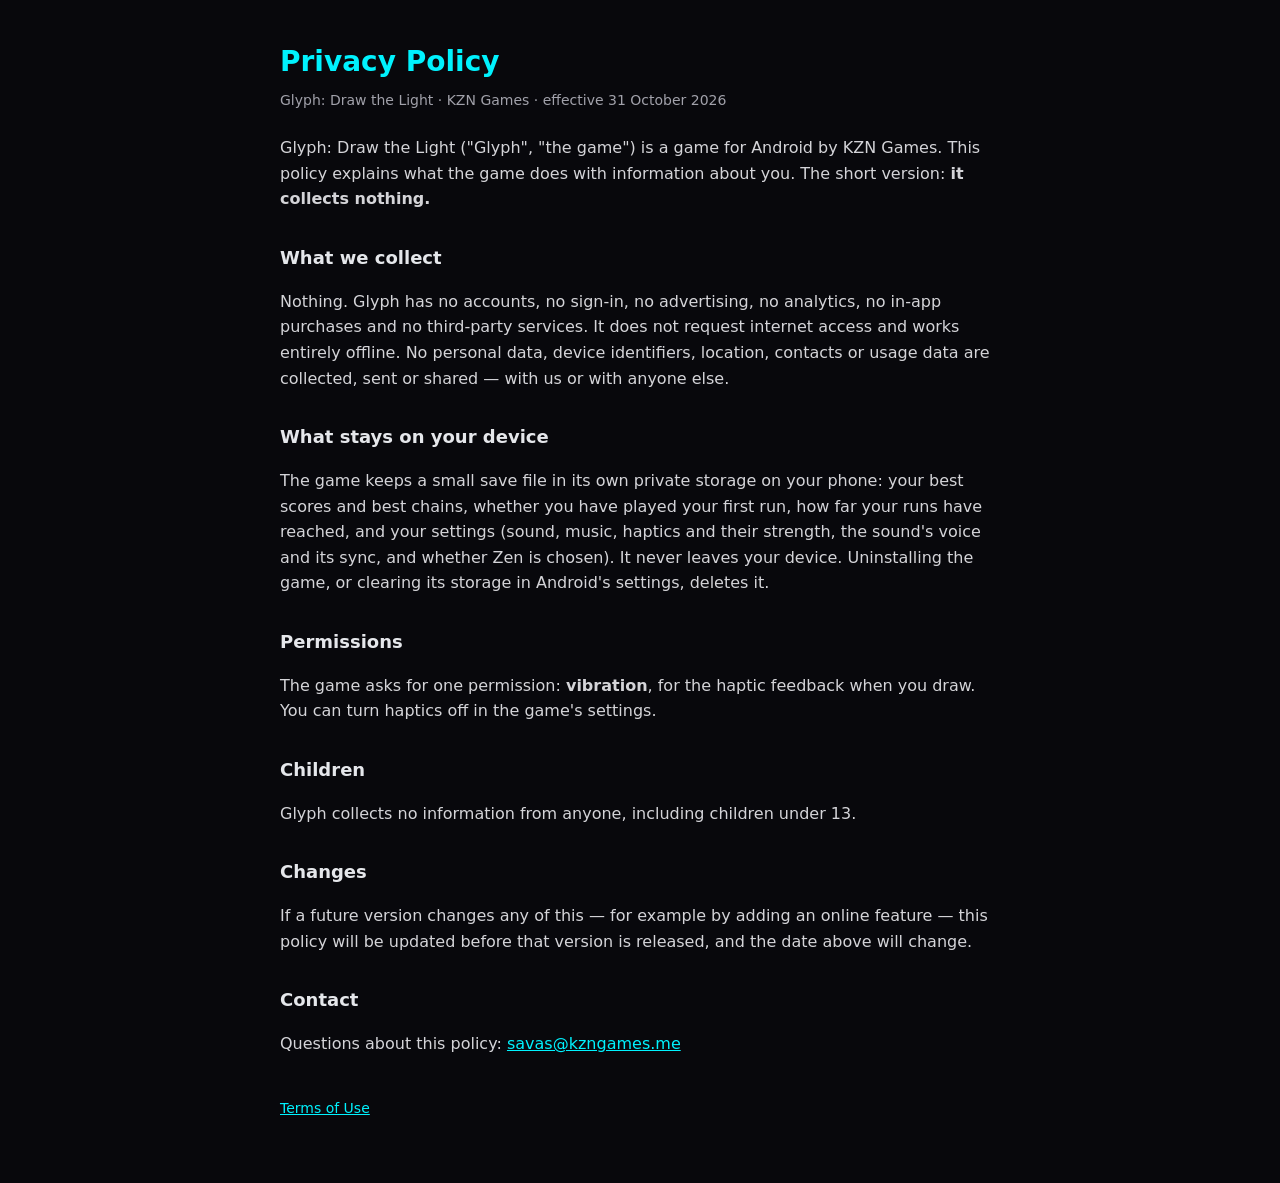
<file: index.html>
<!doctype html>
<html lang="en">
<head>
<meta charset="utf-8">
<meta name="viewport" content="width=device-width, initial-scale=1">
<title>Glyph: Draw the Light — Privacy Policy</title>
<link rel="stylesheet" href="style.css">
</head>
<body>
<main>
<h1>Privacy Policy</h1>
<p class="meta">Glyph: Draw the Light · KZN Games · effective 31 October 2026</p>

<p>Glyph: Draw the Light ("Glyph", "the game") is a game for Android by KZN Games. This policy explains what the game does
with information about you. The short version: <strong>it collects nothing.</strong></p>

<h2>What we collect</h2>
<p>Nothing. Glyph has no accounts, no sign-in, no advertising, no analytics, no in-app purchases and no third-party
services. It does not request internet access and works entirely offline. No personal data, device identifiers, location,
contacts or usage data are collected, sent or shared — with us or with anyone else.</p>

<h2>What stays on your device</h2>
<p>The game keeps a small save file in its own private storage on your phone: your best scores and best chains, whether
you have played your first run, how far your runs have reached, and your settings (sound, music, haptics and their
strength, the sound's voice and its sync, and whether Zen is chosen). It never leaves your device. Uninstalling the game,
or clearing its storage in Android's settings, deletes it.</p>

<h2>Permissions</h2>
<p>The game asks for one permission: <strong>vibration</strong>, for the haptic feedback when you draw. You can turn
haptics off in the game's settings.</p>

<h2>Children</h2>
<p>Glyph collects no information from anyone, including children under 13.</p>

<h2>Changes</h2>
<p>If a future version changes any of this — for example by adding an online feature — this policy will be updated
before that version is released, and the date above will change.</p>

<h2>Contact</h2>
<p>Questions about this policy: <a href="mailto:savas@kzngames.me">savas@kzngames.me</a></p>

<nav><a href="terms.html">Terms of Use</a></nav>
</main>
</body>
</html>
</file>
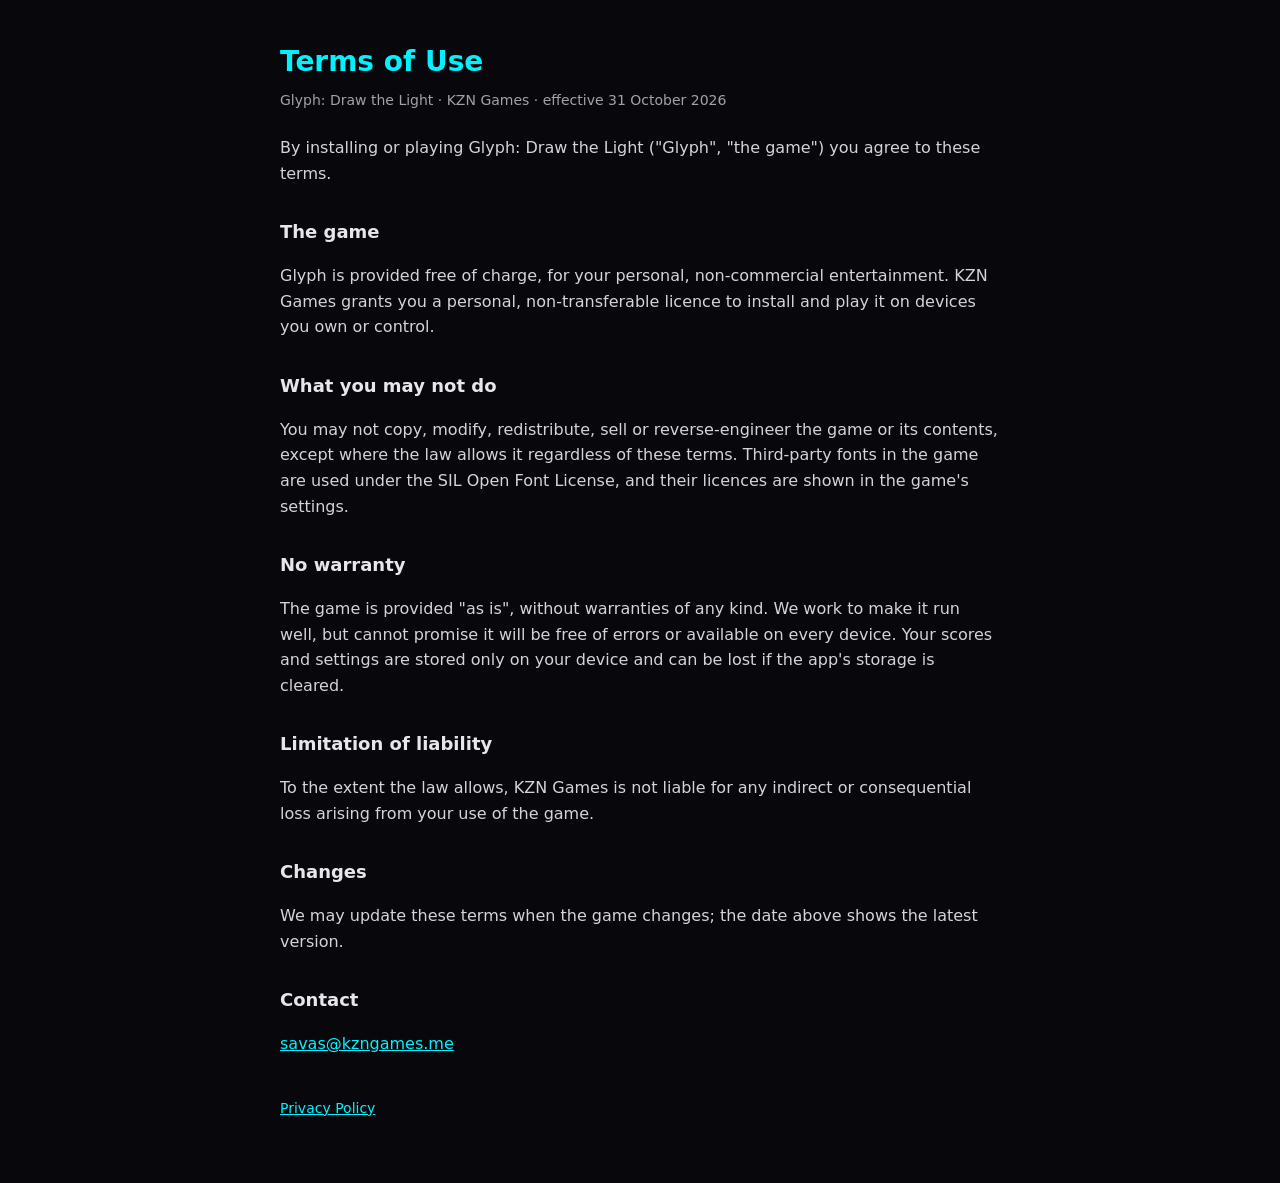
<file: terms.html>
<!doctype html>
<html lang="en">
<head>
<meta charset="utf-8">
<meta name="viewport" content="width=device-width, initial-scale=1">
<title>Glyph: Draw the Light — Terms of Use</title>
<link rel="stylesheet" href="style.css">
</head>
<body>
<main>
<h1>Terms of Use</h1>
<p class="meta">Glyph: Draw the Light · KZN Games · effective 31 October 2026</p>

<p>By installing or playing Glyph: Draw the Light ("Glyph", "the game") you agree to these terms.</p>

<h2>The game</h2>
<p>Glyph is provided free of charge, for your personal, non-commercial entertainment. KZN Games grants you a personal,
non-transferable licence to install and play it on devices you own or control.</p>

<h2>What you may not do</h2>
<p>You may not copy, modify, redistribute, sell or reverse-engineer the game or its contents, except where the law
allows it regardless of these terms. Third-party fonts in the game are used under the SIL Open Font License, and their
licences are shown in the game's settings.</p>

<h2>No warranty</h2>
<p>The game is provided "as is", without warranties of any kind. We work to make it run well, but cannot promise it will
be free of errors or available on every device. Your scores and settings are stored only on your device and can be lost
if the app's storage is cleared.</p>

<h2>Limitation of liability</h2>
<p>To the extent the law allows, KZN Games is not liable for any indirect or consequential loss arising from your use of
the game.</p>

<h2>Changes</h2>
<p>We may update these terms when the game changes; the date above shows the latest version.</p>

<h2>Contact</h2>
<p><a href="mailto:savas@kzngames.me">savas@kzngames.me</a></p>

<nav><a href="index.html">Privacy Policy</a></nav>
</main>
</body>
</html>
</file>
<file: style.css>
:root { color-scheme: dark; }
body { background: #08080C; color: #D4D4D8; font: 16px/1.6 system-ui, -apple-system, "Segoe UI", sans-serif; margin: 0; }
main { max-width: 720px; margin: 0 auto; padding: 40px 16px 64px; }
h1 { color: #00F2FE; font-size: 28px; margin: 0 0 4px; }
h2 { color: #E5E7EB; font-size: 18px; margin: 32px 0 8px; }
.meta { color: #A1A1AA; font-size: 14px; margin: 0 0 24px; }
a { color: #00F2FE; }
nav { margin-top: 40px; color: #A1A1AA; font-size: 14px; }
</file>
